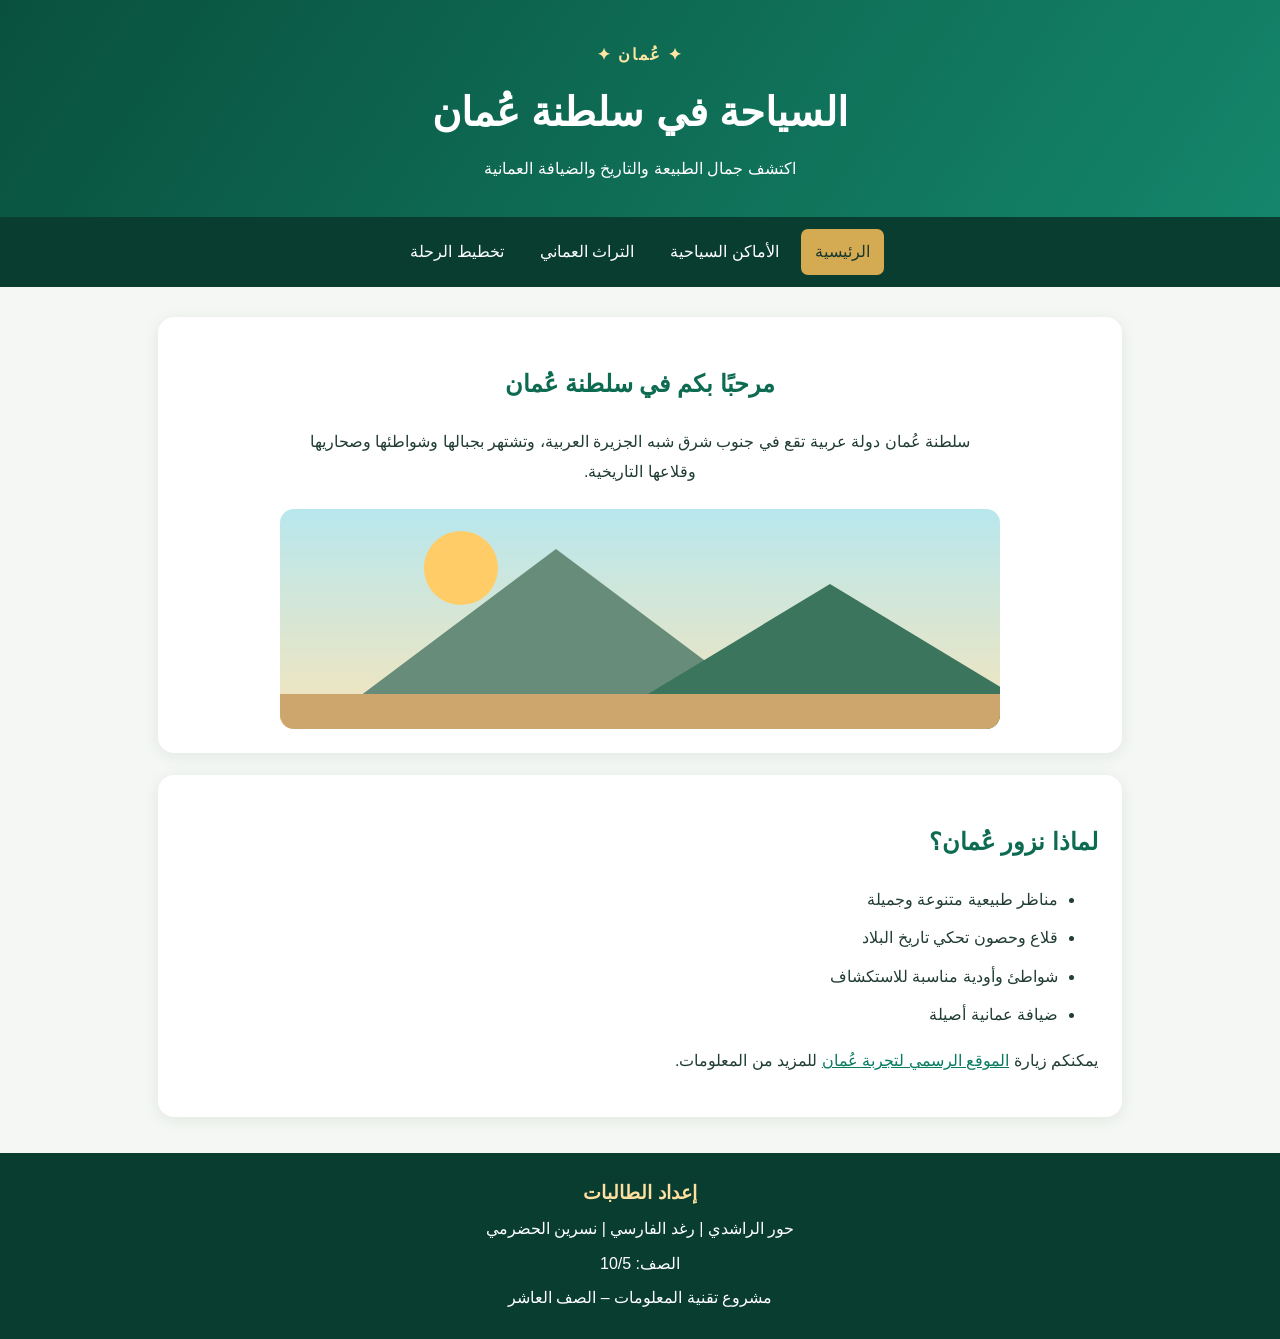
<file: index.html>
<!DOCTYPE html>
<html lang="ar" dir="rtl"><head><meta charset="UTF-8"><meta name="viewport" content="width=device-width,initial-scale=1"><title>الرئيسية | السياحة في سلطنة عمان</title><link rel="stylesheet" href="style.css"></head><body><header><div class="flag">✦ عُمان ✦</div><h1>السياحة في سلطنة عُمان</h1><p>اكتشف جمال الطبيعة والتاريخ والضيافة العمانية</p></header><nav aria-label="التنقل الرئيسي"><a href="index.html" class="active">الرئيسية</a><a href="places.html">الأماكن السياحية</a><a href="heritage.html">التراث العماني</a><a href="trip.html">تخطيط الرحلة</a></nav><main><section class="hero"><h2>مرحبًا بكم في سلطنة عُمان</h2><p>سلطنة عُمان دولة عربية تقع في جنوب شرق شبه الجزيرة العربية، وتشتهر بجبالها وشواطئها وصحاريها وقلاعها التاريخية.</p><div class="landscape" role="img" aria-label="رسم توضيحي لجبال عمان والشمس"><div class="sun"></div><div class="mountain m1"></div><div class="mountain m2"></div><div class="ground"></div></div></section><section class="panel"><h2>لماذا نزور عُمان؟</h2><ul><li>مناظر طبيعية متنوعة وجميلة</li><li>قلاع وحصون تحكي تاريخ البلاد</li><li>شواطئ وأودية مناسبة للاستكشاف</li><li>ضيافة عمانية أصيلة</li></ul><p>يمكنكم زيارة <a href="https://experienceoman.om/" target="_blank" rel="noopener noreferrer">الموقع الرسمي لتجربة عُمان</a> للمزيد من المعلومات.</p></section></main><footer><h3>إعداد الطالبات</h3><p>حور الراشدي | رغد الفارسي | نسرين الحضرمي</p><p>الصف: 10/5</p><p>مشروع تقنية المعلومات – الصف العاشر</p></footer></body></html>
</file>
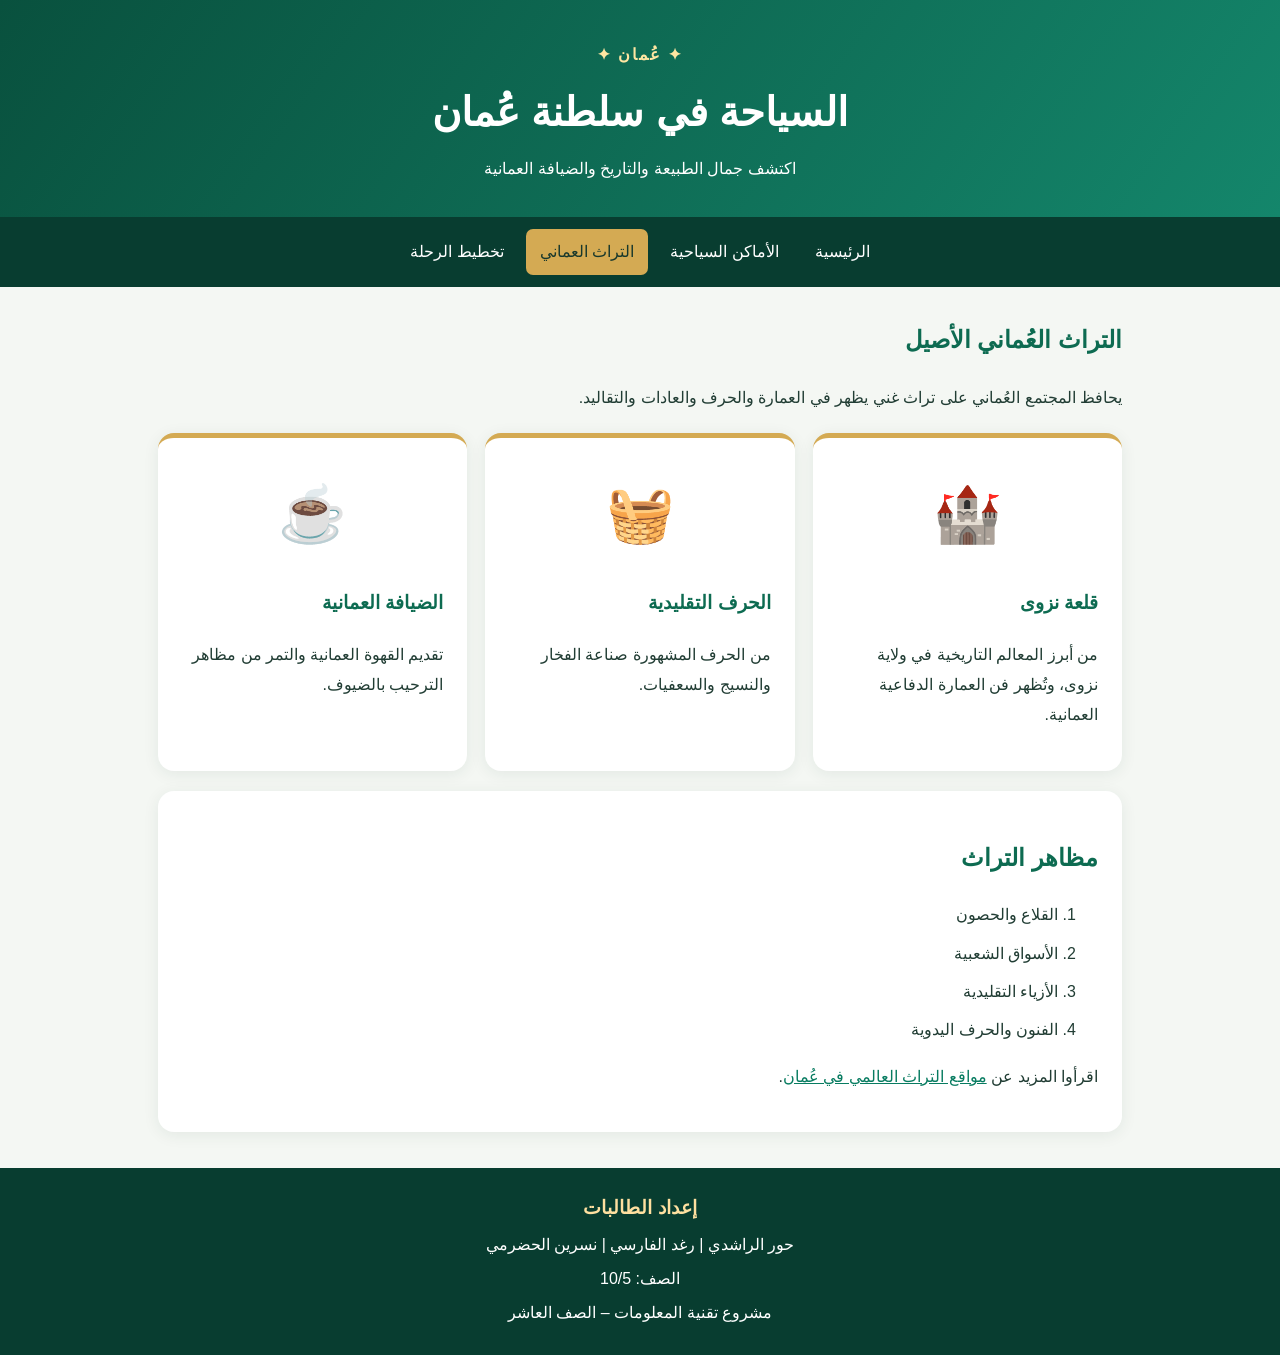
<file: heritage.html>
<!DOCTYPE html>
<html lang="ar" dir="rtl"><head><meta charset="UTF-8"><meta name="viewport" content="width=device-width,initial-scale=1"><title>التراث العماني | السياحة في سلطنة عمان</title><link rel="stylesheet" href="style.css"></head><body><header><div class="flag">✦ عُمان ✦</div><h1>السياحة في سلطنة عُمان</h1><p>اكتشف جمال الطبيعة والتاريخ والضيافة العمانية</p></header><nav aria-label="التنقل الرئيسي"><a href="index.html">الرئيسية</a><a href="places.html">الأماكن السياحية</a><a href="heritage.html" class="active">التراث العماني</a><a href="trip.html">تخطيط الرحلة</a></nav><main><h2>التراث العُماني الأصيل</h2><p>يحافظ المجتمع العُماني على تراث غني يظهر في العمارة والحرف والعادات والتقاليد.</p><div class="cards"><article class="card"><div class="emoji">🏰</div><h3>قلعة نزوى</h3><p>من أبرز المعالم التاريخية في ولاية نزوى، وتُظهر فن العمارة الدفاعية العمانية.</p></article><article class="card"><div class="emoji">🧺</div><h3>الحرف التقليدية</h3><p>من الحرف المشهورة صناعة الفخار والنسيج والسعفيات.</p></article><article class="card"><div class="emoji">☕</div><h3>الضيافة العمانية</h3><p>تقديم القهوة العمانية والتمر من مظاهر الترحيب بالضيوف.</p></article></div><section class="panel"><h2>مظاهر التراث</h2><ol><li>القلاع والحصون</li><li>الأسواق الشعبية</li><li>الأزياء التقليدية</li><li>الفنون والحرف اليدوية</li></ol><p>اقرأوا المزيد عن <a href="https://whc.unesco.org/en/statesparties/om" target="_blank" rel="noopener noreferrer">مواقع التراث العالمي في عُمان</a>.</p></section></main><footer><h3>إعداد الطالبات</h3><p>حور الراشدي | رغد الفارسي | نسرين الحضرمي</p><p>الصف: 10/5</p><p>مشروع تقنية المعلومات – الصف العاشر</p></footer></body></html>
</file>
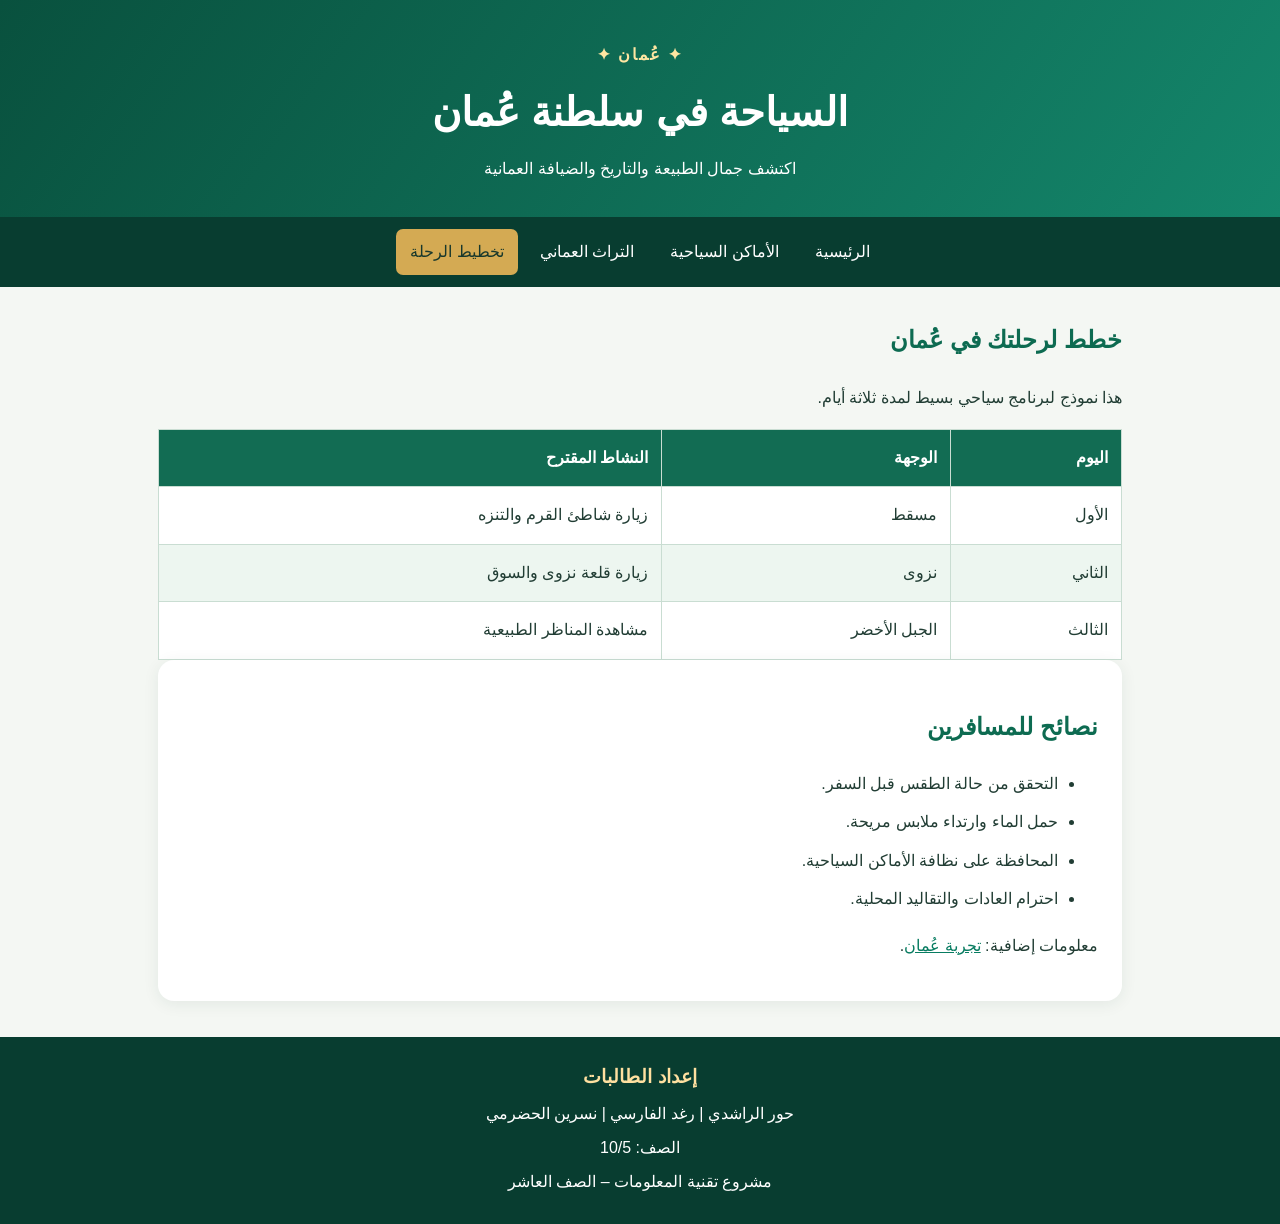
<file: trip.html>
<!DOCTYPE html>
<html lang="ar" dir="rtl"><head><meta charset="UTF-8"><meta name="viewport" content="width=device-width,initial-scale=1"><title>تخطيط الرحلة | السياحة في سلطنة عمان</title><link rel="stylesheet" href="style.css"></head><body><header><div class="flag">✦ عُمان ✦</div><h1>السياحة في سلطنة عُمان</h1><p>اكتشف جمال الطبيعة والتاريخ والضيافة العمانية</p></header><nav aria-label="التنقل الرئيسي"><a href="index.html">الرئيسية</a><a href="places.html">الأماكن السياحية</a><a href="heritage.html">التراث العماني</a><a href="trip.html" class="active">تخطيط الرحلة</a></nav><main><h2>خطط لرحلتك في عُمان</h2><p>هذا نموذج لبرنامج سياحي بسيط لمدة ثلاثة أيام.</p><div class="table-wrap"><table><thead><tr><th>اليوم</th><th>الوجهة</th><th>النشاط المقترح</th></tr></thead><tbody><tr><td>الأول</td><td>مسقط</td><td>زيارة شاطئ القرم والتنزه</td></tr><tr><td>الثاني</td><td>نزوى</td><td>زيارة قلعة نزوى والسوق</td></tr><tr><td>الثالث</td><td>الجبل الأخضر</td><td>مشاهدة المناظر الطبيعية</td></tr></tbody></table></div><section class="panel"><h2>نصائح للمسافرين</h2><ul><li>التحقق من حالة الطقس قبل السفر.</li><li>حمل الماء وارتداء ملابس مريحة.</li><li>المحافظة على نظافة الأماكن السياحية.</li><li>احترام العادات والتقاليد المحلية.</li></ul><p>معلومات إضافية: <a href="https://experienceoman.om/" target="_blank" rel="noopener noreferrer">تجربة عُمان</a>.</p></section></main><footer><h3>إعداد الطالبات</h3><p>حور الراشدي | رغد الفارسي | نسرين الحضرمي</p><p>الصف: 10/5</p><p>مشروع تقنية المعلومات – الصف العاشر</p></footer></body></html>
</file>
<file: style.css>
*{box-sizing:border-box}body{margin:0;background:#f4f7f3;color:#213d34;font-family:Tahoma,Arial,sans-serif;line-height:1.9}header{background:linear-gradient(125deg,#09513e,#14866b);color:#fff;text-align:center;padding:40px 16px 32px}header h1{margin:4px 0;font-size:clamp(25px,5vw,40px)}header p{margin:0}.flag{color:#ffe6a2;font-weight:bold;letter-spacing:2px}nav{background:#083d30;display:flex;justify-content:center;flex-wrap:wrap;gap:8px;padding:12px}nav a{color:white;text-decoration:none;padding:8px 14px;border-radius:7px}nav a:hover,nav a.active{background:#d4aa53;color:#18382c}main{max-width:1000px;margin:30px auto;padding:0 18px;min-height:360px}h2{color:#0d6b51}.hero,.panel,.card{background:white;border-radius:16px;box-shadow:0 3px 16px #153f3014;padding:24px;margin-bottom:22px}.hero{text-align:center}.hero p{max-width:700px;margin:auto}.cards{display:grid;grid-template-columns:repeat(auto-fit,minmax(230px,1fr));gap:18px;margin:20px 0}.card{margin:0;border-top:5px solid #d4aa53}.emoji{font-size:55px;text-align:center}.card h3{color:#0d6b51}li{margin-bottom:8px}a{color:#087c61}a:hover{text-decoration:none}.table-wrap{overflow-x:auto}table{width:100%;border-collapse:collapse;background:white;box-shadow:0 3px 16px #153f3014}th,td{border:1px solid #c9ddd2;padding:13px;text-align:right}th{background:#126c53;color:white}tr:nth-child(even){background:#edf6f0}footer{background:#083d30;color:white;text-align:center;padding:22px 12px;margin-top:36px}footer h3{color:#ffe0a0;margin:0}footer p{margin:4px}.landscape{position:relative;overflow:hidden;height:220px;max-width:720px;margin:22px auto 0;background:linear-gradient(#b8e7ee,#f6e5bb);border-radius:14px}.sun{position:absolute;width:74px;height:74px;left:20%;top:22px;background:#ffcc67;border-radius:50%}.mountain{position:absolute;bottom:0;width:0;height:0;border-left:240px solid transparent;border-right:240px solid transparent;border-bottom:180px solid #678d7a}.m1{left:5%}.m2{left:43%;border-bottom-color:#3c755e;border-bottom-width:145px}.ground{position:absolute;bottom:0;width:100%;height:35px;background:#cda66d}@media(max-width:600px){nav a{padding:6px 9px;font-size:14px}.hero,.panel,.card{padding:17px}.landscape{height:160px}}
.place-photo{display:block;width:100%;height:210px;object-fit:cover;border-radius:10px;background:#e3eee7}.photo-credits{font-size:13px}.photo-credits a{overflow-wrap:anywhere}
</file>
